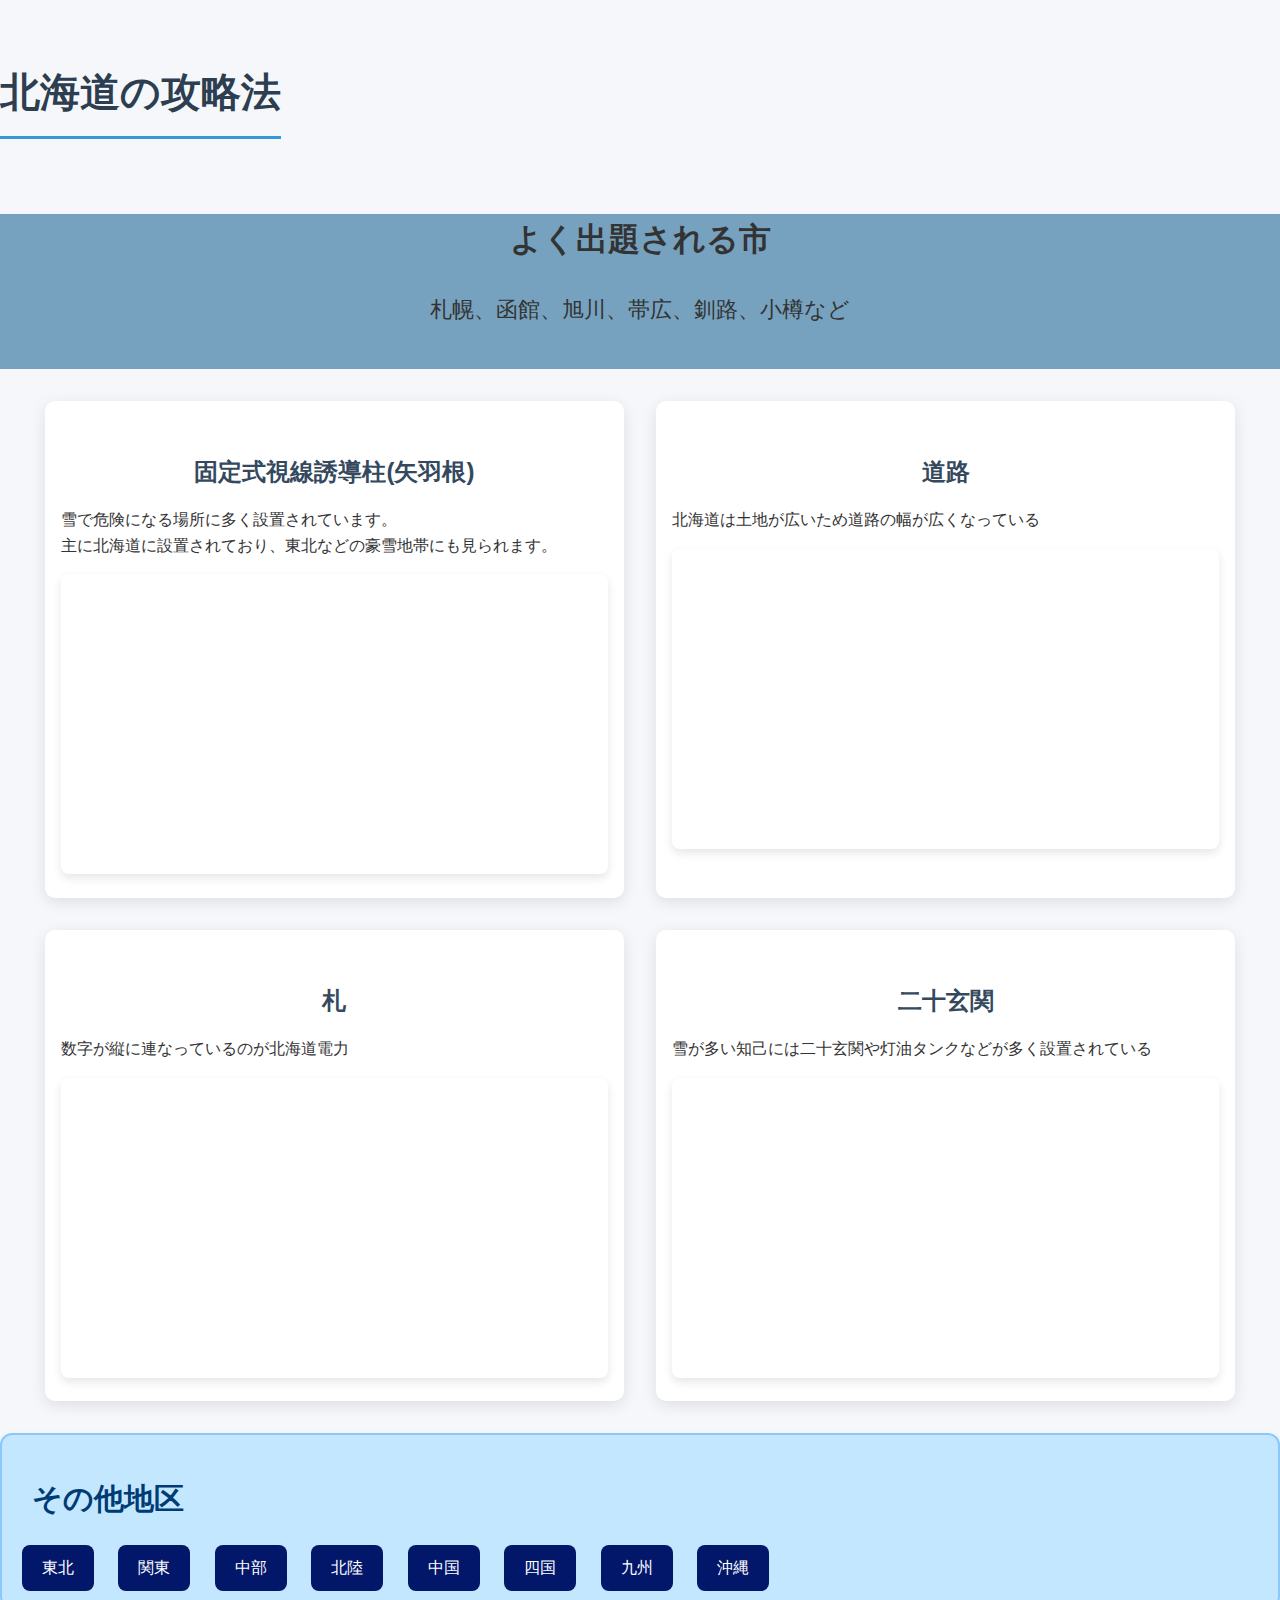
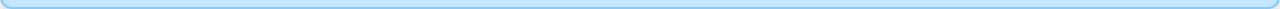
<file: Hokkaido.html>
<!DOCTYPE html>
<html lang="ja">
<head>
  <meta charset="UTF-8">
  <title>北海道の攻略法</title>
  <link rel="stylesheet" href="css/Hokkaido.css" />
  <script src="js/Hokkaido.js"></script>

</head>
<div id="page-cover"></div>
<body>
  <!DOCTYPE html>
<html lang="ja">
<head>
  <meta charset="UTF-8">
  <title>北海道</title>
  <link rel="stylesheet" href="css/Hokkaido.css">
</head>
<body>
  <h1>北海道の攻略法</h1>
  <div id="region">
    <h2>よく出題される市</h2>
    <p>札幌、函館、旭川、帯広、釧路、小樽など</p>
  </div>
  

  <div class="pole-container">
    <div class="pole">
      <h3>固定式視線誘導柱(矢羽根)</h3>
      <p>雪で危険になる場所に多く設置されています。<br>主に北海道に設置されており、東北などの豪雪地帯にも見られます。</br></p>
      <iframe src="https://www.google.com/maps/embed?pb=!4v1751430223692!6m8!1m7!1s5Ubu8QDP8JHocbTaDk6nWA!2m2!1d43.1185266722577!2d141.5977523007001!3f180.56825820665142!4f12.63679286223423!5f3.325193203789971" width="600" height="450" style="border:0;" allowfullscreen="" loading="lazy" referrerpolicy="no-referrer-when-downgrade"></iframe>
    </div>

    <div class="pole">
      <h3>道路</h3>
      <p>北海道は土地が広いため道路の幅が広くなっている</p>
      <iframe src="https://www.google.com/maps/embed?pb=!4v1751433927715!6m8!1m7!1sSvFVnTo4aOYJDWM3Us7jVA!2m2!1d43.12057500435843!2d141.5985325533603!3f41.48140703696238!4f-5.256833753900352!5f0.7820865974627469" width="600" height="450" style="border:0;" allowfullscreen="" loading="lazy" referrerpolicy="no-referrer-when-downgrade"></iframe>
    </div>

    <div class="pole">
      <h3>札</h3>
      <p>数字が縦に連なっているのが北海道電力</p>
      <iframe src="https://www.google.com/maps/embed?pb=!4v1751425664228!6m8!1m7!1sLPN9wcje9R-TBkg_JHorKw!2m2!1d43.10147860841971!2d141.404319279217!3f46.110281282957295!4f26.064965635132396!5f3.1801916479197323" width="600" height="450" style="border:0;" allowfullscreen="" loading="lazy" referrerpolicy="no-referrer-when-downgrade"></iframe>
    </div>
    <div class="pole">
      <h3>二十玄関</h3>
      <p>雪が多い知己には二十玄関や灯油タンクなどが多く設置されている</p>
      <iframe src="https://www.google.com/maps/embed?pb=!4v1751529522245!6m8!1m7!1sf9TlFEcz0RIuBItc1rTHAg!2m2!1d43.80205025988156!2d143.8835787181325!3f113.44491284813864!4f6.911040084260549!5f0.7820865974627469" width="600" height="450" style="border:0;" allowfullscreen="" loading="lazy" referrerpolicy="no-referrer-when-downgrade"></iframe>
    </div>
  </div>
<div class="other">
  <p>その他地区</p>
  <a href="tohoku.html" class="region-btn tohoku">東北</a>
  <a href="tokyo.html" class="region-btn tokyo">関東</a>
  <a href="chubu.html" class="region-btn chubu">中部</a>
  <a href="hokuriku.html" class="region-btn hokuriku">北陸</a>
  <a href="chugoku.html" class="region-btn chugoku">中国</a>
  <a href="shikoku.html" class="region-btn shikoku">四国</a>
  <a href="kyushu.html" class="region-btn kyushu">九州</a>
  <a href="okinawa.html" class="region-btn okinawa">沖縄</a>
</div>
</body>
</html>
</file>
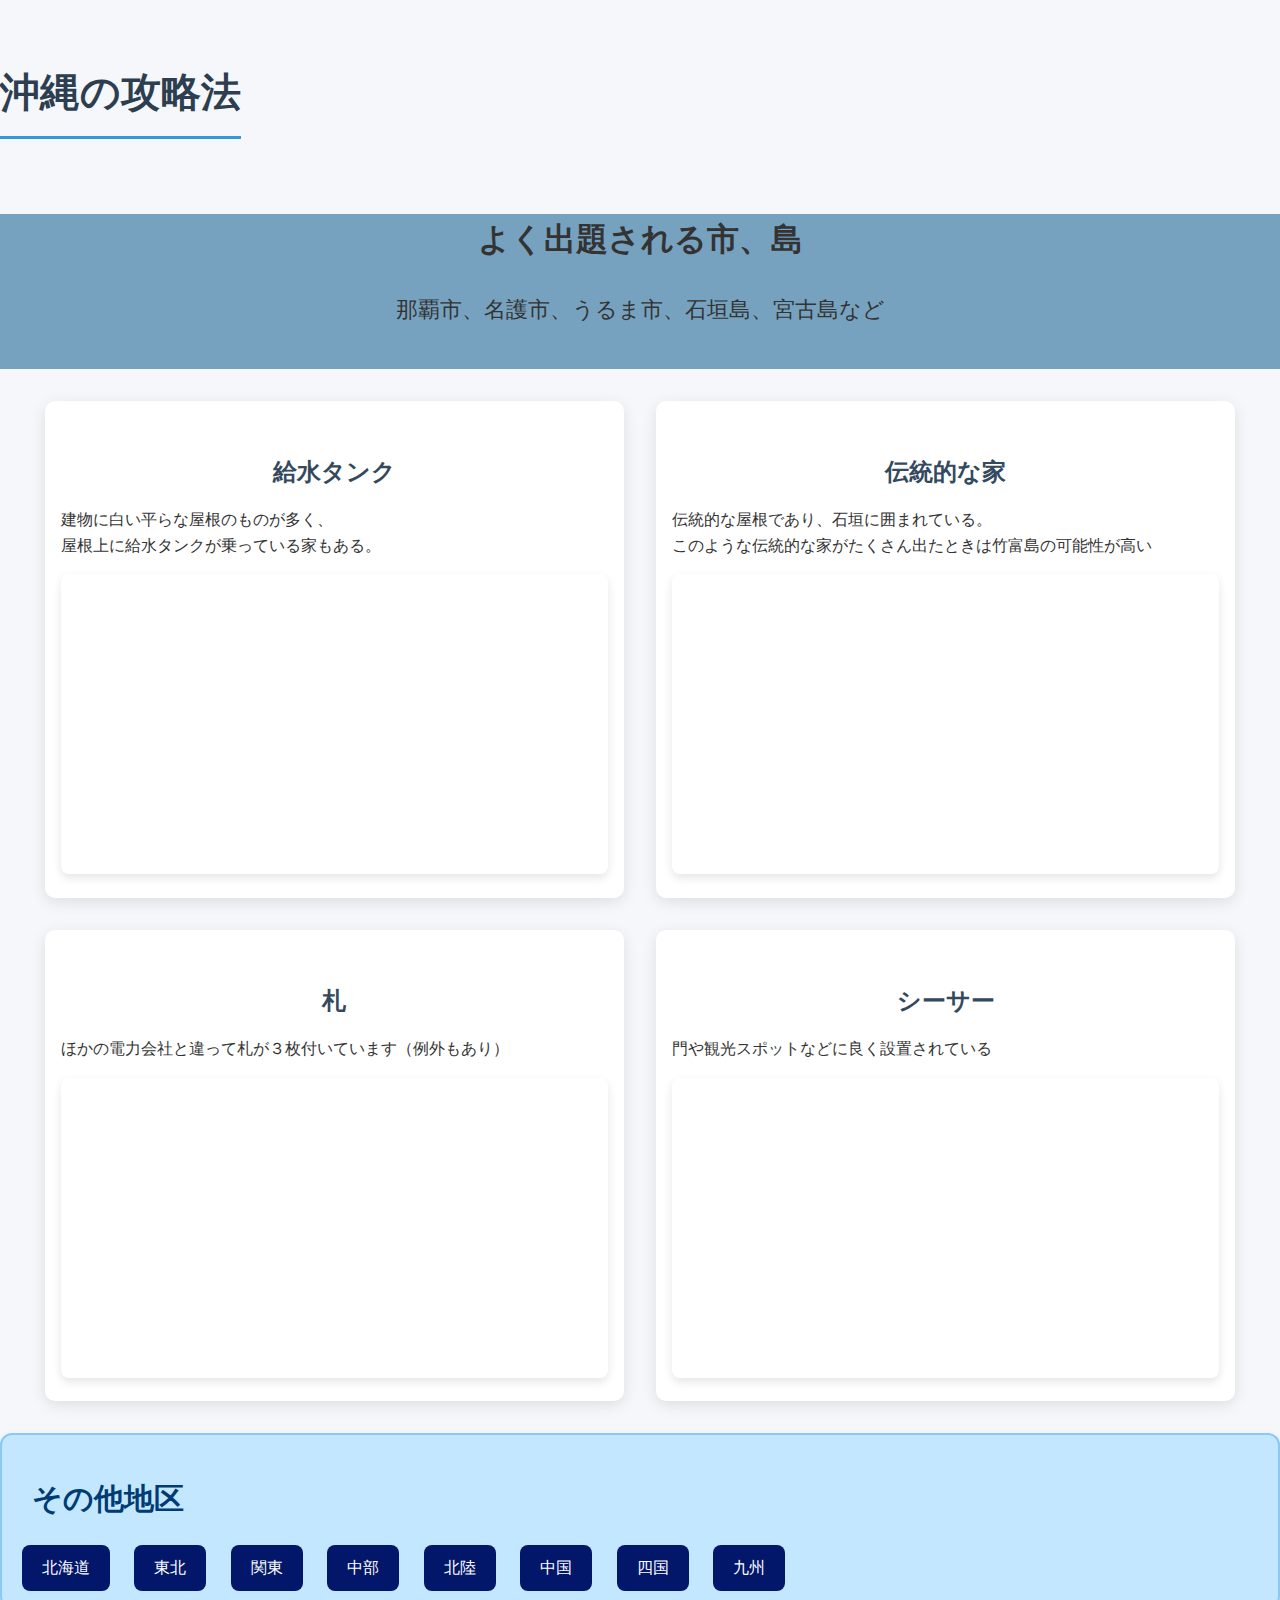
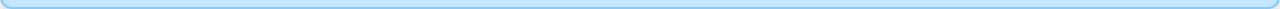
<file: okinawa.html>
<!DOCTYPE html>
<html lang="ja">
<head>
  <meta charset="UTF-8">
  <title>沖縄の攻略法</title>
  <link rel="stylesheet" href="css/okinawa.css" />
  <script src="js/okinawa.js"></script>

</head>
<div id="page-cover"></div>
<body>
  <!DOCTYPE html>
<html lang="ja">
<head>
  <meta charset="UTF-8">
  <title>沖縄</title>
  <link rel="stylesheet" href="css/okinawa.css">
</head>
<body>
  <h1>沖縄の攻略法</h1>
  <div id="region">
    <h2>よく出題される市、島</h2>
    <p>那覇市、名護市、うるま市、石垣島、宮古島など</p>
  </div>
  

  <div class="pole-container">
    <div class="pole">
      <h3>給水タンク</h3>
      <p>建物に白い平らな屋根のものが多く、<br>屋根上に給水タンクが乗っている家もある。</p>
      <iframe src="https://www.google.com/maps/embed?pb=!4v1751530676666!6m8!1m7!1sJWPsxPI0OaPz2puM96L5IQ!2m2!1d26.26311746416696!2d127.7579879288396!3f300.3537185137023!4f20.904812147931437!5f2.9557169447832856" width="600" height="450" style="border:0;" allowfullscreen="" loading="lazy" referrerpolicy="no-referrer-when-downgrade"></iframe>
    </div>

    <div class="pole">
      <h3>伝統的な家</h3>
      <p>伝統的な屋根であり、石垣に囲まれている。<br>このような伝統的な家がたくさん出たときは竹富島の可能性が高い</p>
      <iframe src="https://www.google.com/maps/embed?pb=!4v1751531195361!6m8!1m7!1sVkTkwA8hUGmxcZylYUmaug!2m2!1d24.33077356478041!2d124.0845852591055!3f178.6004712879029!4f4.906170037535006!5f1.0900577511266274" width="600" height="450" style="border:0;" allowfullscreen="" loading="lazy" referrerpolicy="no-referrer-when-downgrade"></iframe>
    </div>

    <div class="pole">
      <h3>札</h3>
      <p>ほかの電力会社と違って札が３枚付いています（例外もあり）</p>
      <iframe src="https://www.google.com/maps/embed?pb=!4v1751532074056!6m8!1m7!1sFsmZLLmeaLNL8Yf0BnspaA!2m2!1d26.19009533918844!2d127.6736576987653!3f228.53491483469136!4f23.700407286339825!5f3.325193203789971" width="600" height="450" style="border:0;" allowfullscreen="" loading="lazy" referrerpolicy="no-referrer-when-downgrade"></iframe>
    </div>
    <div class="pole">
      <h3>シーサー</h3>
      <p>門や観光スポットなどに良く設置されている</p>
      <iframe src="https://www.google.com/maps/embed?pb=!4v1751532590430!6m8!1m7!1s0fdiTkT6ljZlZE9RRc_fUA!2m2!1d26.59141747006499!2d127.9775196094271!3f58.068579740697885!4f8.87872046271876!5f3.325193203789971" width="600" height="450" style="border:0;" allowfullscreen="" loading="lazy" referrerpolicy="no-referrer-when-downgrade"></iframe>
    </div>
  </div>
<div class="other">
  <p>その他地区</p>
  <a href="Hokkaido.html" class="region-btn hokkaido">北海道</a>
  <a href="tohoku.html" class="region-btn tohoku">東北</a>
  <a href="tokyo.html" class="region-btn tokyo">関東</a>
  <a href="chubu.html" class="region-btn chubu">中部</a>
  <a href="hokuriku.html" class="region-btn hokuriku">北陸</a>
  <a href="chugoku.html" class="region-btn chugoku">中国</a>
  <a href="shikoku.html" class="region-btn shikoku">四国</a>
  <a href="kyushu.html" class="region-btn kyushu">九州</a>
</div>
</body>
</html>
</file>
<file: css/Hokkaido.css>
body {
  margin: 0;
  padding: 0;
  font-family: 'Helvetica Neue', sans-serif;
  background: #f5f7fa;
  color: #333;
  line-height: 1.6;
}

h1, h2, h3 {
  text-align: center;
  color: #2c3e50;
  margin-top: 1.5em;
}

h1 {
  font-size: 2.5em;
  border-bottom: 3px solid #3498db;
  display: inline-block;
  padding-bottom: 0.3em;
}

h2 {
  font-size: 2em;
  color: #2980b9;
}

h3 {
  font-size: 1.5em;
  color: #34495e;
  margin-bottom: 0.3em;
}

.pole-container {
  display: flex;
  flex-wrap: wrap;
  justify-content: center;
  gap: 2rem;
  padding: 2rem;
  box-sizing: border-box;
}

.pole {
  flex: 1 1 45%;
  max-width: 45%;
  background: #fff;
  border-radius: 10px;
  padding: 1rem;
  box-shadow: 0 4px 15px rgba(0, 0, 0, 0.1);
}

.pole p {
  font-size: 1em;
}

.pole iframe {
  width: 100%;
  height: 300px;
  border: none;
  border-radius: 8px;
  box-shadow: 0 4px 10px rgba(0, 0, 0, 0.1);
}

/* スマホ対応（1列に） */
@media (max-width: 768px) {
  .pole {
    max-width: 100%;
    flex-basis: 100%;
  }

  h1 {
    font-size: 2em;
  }

  .pole iframe {
    height: 250px;
  }
}
#region {
    background: #76a2bf;
    padding-bottom: 20px;
}
#region p {
    text-align: center;
    font-size: 22px;

}
#region h2 {
    color: #333;
}
.content-block {
  display: flex;
  flex-wrap: wrap;
  margin: 2rem auto;
  max-width: 1000px; /* ✅ 最大幅を制限して中央に寄せる */
  background: #ffffff;
  border-radius: 10px;
  box-shadow: 0 4px 12px rgba(0, 0, 0, 0.1);
  overflow: hidden;
}

/* 中身の左右パネル */
.content-text, .content-map {
  flex: 1 1 50%;
  box-sizing: border-box;
  padding: 1.5rem;
}

.content-text h3 {
  margin-top: 0;
  font-size: 1.6em;
  color: #2c3e50;
}

.content-text p {
  font-size: 1.1em;
  color: #555;
  margin-top: 0.5em;
}

/* iframeエリア */
.content-map iframe {
  width: 100%;
  height: 100%;
  min-height: 300px;
  border: none;
  border-radius: 8px;
  box-shadow: 0 2px 10px rgba(0,0,0,0.05);
}

/* スマホ対応：縦並びに変更 */
@media (max-width: 768px) {
  .content-block {
    flex-direction: column;
  }

  .content-text, .content-map {
    flex: 1 1 100%;
    padding: 1rem;
  }

  .content-map iframe {
    min-height: 250px;
  }
}
.other {
  background-color: #c2e7ff;
  padding: 10px 0 10px 10px;
  border: 2px solid #88c9f9;
  border-radius: 12px;
  box-shadow: 0 4px 8px rgba(0, 0, 0, 0.1);
  font-family: 'Segoe UI', sans-serif;
}

.other p {
  font-size: 30px;
  padding-left: 20px;
  margin-bottom: 16px;
  font-weight: bold;
  color: #003b73;
}

.region-btn {
  display: inline-block;
  margin: 6px 10px;
  padding: 10px 20px;
  text-decoration: none;
  color: white;
  background: #02176a;
  border: none;
  border-radius: 8px;
  font-size: 16px;
  transition: transform 0.2s ease, box-shadow 0.2s ease;
}

.region-btn:hover {
  transform: translateY(-2px);
  box-shadow: 0 4px 12px rgba(0, 100, 200, 0.3);
}
.region-btn.active {
  background: #0047b3;
  box-shadow: 0 6px 15px rgba(0, 70, 179, 0.5);
  transform: translateY(-3px);
}
#page-cover {
  position: fixed;
  bottom: 0; /* ← 下から表示 */
  left: 0;
  width: 100%;
  height: 100%;
  background-color: rgb(61, 62, 168); /* 元のカバーと色を合わせて */
  z-index: 9999;
  transition: bottom 0.7s ease;
}

/* アニメーション後の状態：上へスライドアウト */
#page-cover.hide {
  bottom: 100%;
}
</file>
<file: css/okinawa.css>
body {
  margin: 0;
  padding: 0;
  font-family: 'Helvetica Neue', sans-serif;
  background: #f5f7fa;
  color: #333;
  line-height: 1.6;
}

h1, h2, h3 {
  text-align: center;
  color: #2c3e50;
  margin-top: 1.5em;
}

h1 {
  font-size: 2.5em;
  border-bottom: 3px solid #3498db;
  display: inline-block;
  padding-bottom: 0.3em;
}

h2 {
  font-size: 2em;
  color: #2980b9;
}

h3 {
  font-size: 1.5em;
  color: #34495e;
  margin-bottom: 0.3em;
}

.pole-container {
  display: flex;
  flex-wrap: wrap;
  justify-content: center;
  gap: 2rem;
  padding: 2rem;
  box-sizing: border-box;
}

.pole {
  flex: 1 1 45%;
  max-width: 45%;
  background: #fff;
  border-radius: 10px;
  padding: 1rem;
  box-shadow: 0 4px 15px rgba(0, 0, 0, 0.1);
}

.pole p {
  font-size: 1em;
}

.pole iframe {
  width: 100%;
  height: 300px;
  border: none;
  border-radius: 8px;
  box-shadow: 0 4px 10px rgba(0, 0, 0, 0.1);
}

/* スマホ対応（1列に） */
@media (max-width: 768px) {
  .pole {
    max-width: 100%;
    flex-basis: 100%;
  }

  h1 {
    font-size: 2em;
  }

  .pole iframe {
    height: 250px;
  }
}
#region {
    background: #76a2bf;
    padding-bottom: 20px;
}
#region p {
    text-align: center;
    font-size: 22px;

}
#region h2 {
    color: #333;
}
.content-block {
  display: flex;
  flex-wrap: wrap;
  margin: 2rem auto;
  max-width: 1000px; /* ✅ 最大幅を制限して中央に寄せる */
  background: #ffffff;
  border-radius: 10px;
  box-shadow: 0 4px 12px rgba(0, 0, 0, 0.1);
  overflow: hidden;
}

/* 中身の左右パネル */
.content-text, .content-map {
  flex: 1 1 50%;
  box-sizing: border-box;
  padding: 1.5rem;
}

.content-text h3 {
  margin-top: 0;
  font-size: 1.6em;
  color: #2c3e50;
}

.content-text p {
  font-size: 1.1em;
  color: #555;
  margin-top: 0.5em;
}

/* iframeエリア */
.content-map iframe {
  width: 100%;
  height: 100%;
  min-height: 300px;
  border: none;
  border-radius: 8px;
  box-shadow: 0 2px 10px rgba(0,0,0,0.05);
}

/* スマホ対応：縦並びに変更 */
@media (max-width: 768px) {
  .content-block {
    flex-direction: column;
  }

  .content-text, .content-map {
    flex: 1 1 100%;
    padding: 1rem;
  }

  .content-map iframe {
    min-height: 250px;
  }
}
.other {
  background-color: #c2e7ff;
  padding: 10px 0 10px 10px;
  border: 2px solid #88c9f9;
  border-radius: 12px;
  box-shadow: 0 4px 8px rgba(0, 0, 0, 0.1);
  font-family: 'Segoe UI', sans-serif;
}

.other p {
  font-size: 30px;
  padding-left: 20px;
  margin-bottom: 16px;
  font-weight: bold;
  color: #003b73;
}

.region-btn {
  display: inline-block;
  margin: 6px 10px;
  padding: 10px 20px;
  text-decoration: none;
  color: white;
  background: #02176a;
  border: none;
  border-radius: 8px;
  font-size: 16px;
  transition: transform 0.2s ease, box-shadow 0.2s ease;
}

.region-btn:hover {
  transform: translateY(-2px);
  box-shadow: 0 4px 12px rgba(0, 100, 200, 0.3);
}
.region-btn.active {
  background: #0047b3;
  box-shadow: 0 6px 15px rgba(0, 70, 179, 0.5);
  transform: translateY(-3px);
}
#page-cover {
  position: fixed;
  bottom: 0; /* ← 下から表示 */
  left: 0;
  width: 100%;
  height: 100%;
  background-color: rgb(61, 62, 168); /* 元のカバーと色を合わせて */
  z-index: 9999;
  transition: bottom 0.7s ease;
}

/* アニメーション後の状態：上へスライドアウト */
#page-cover.hide {
  bottom: 100%;
}
</file>
